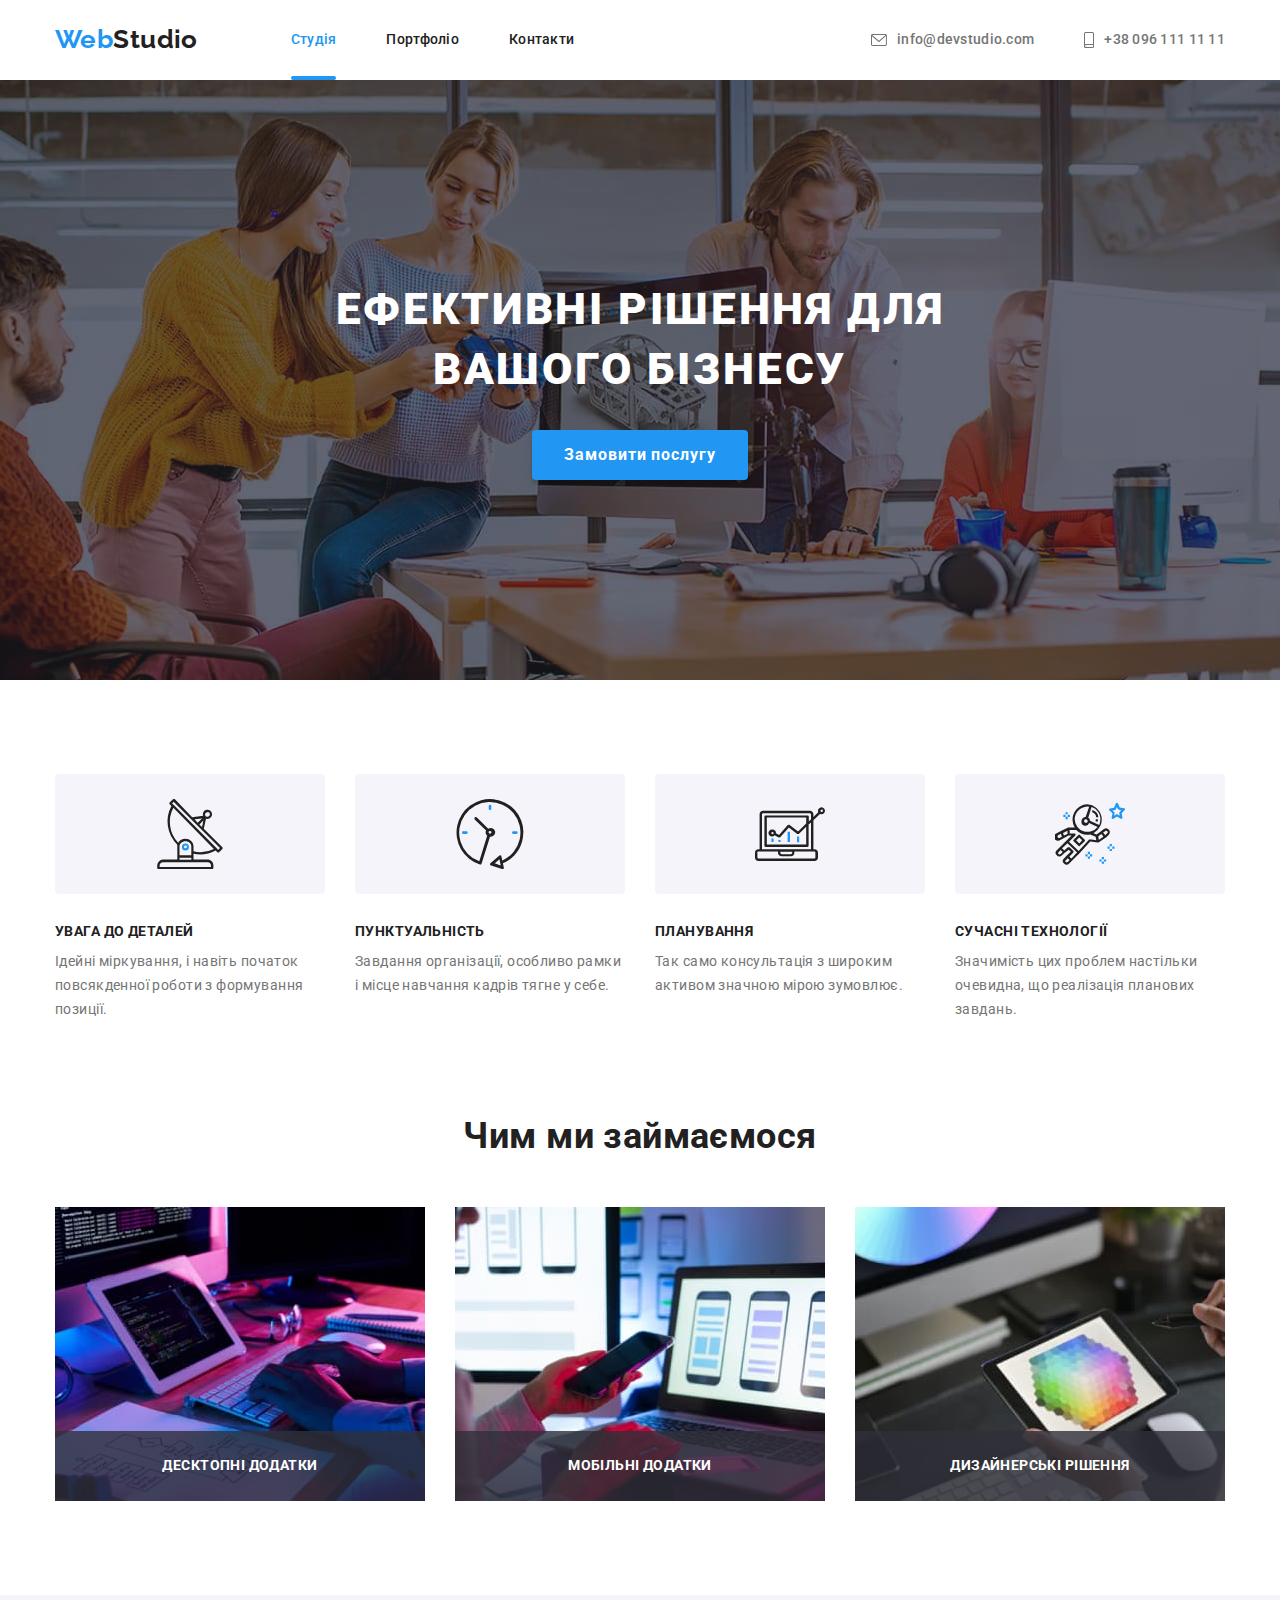
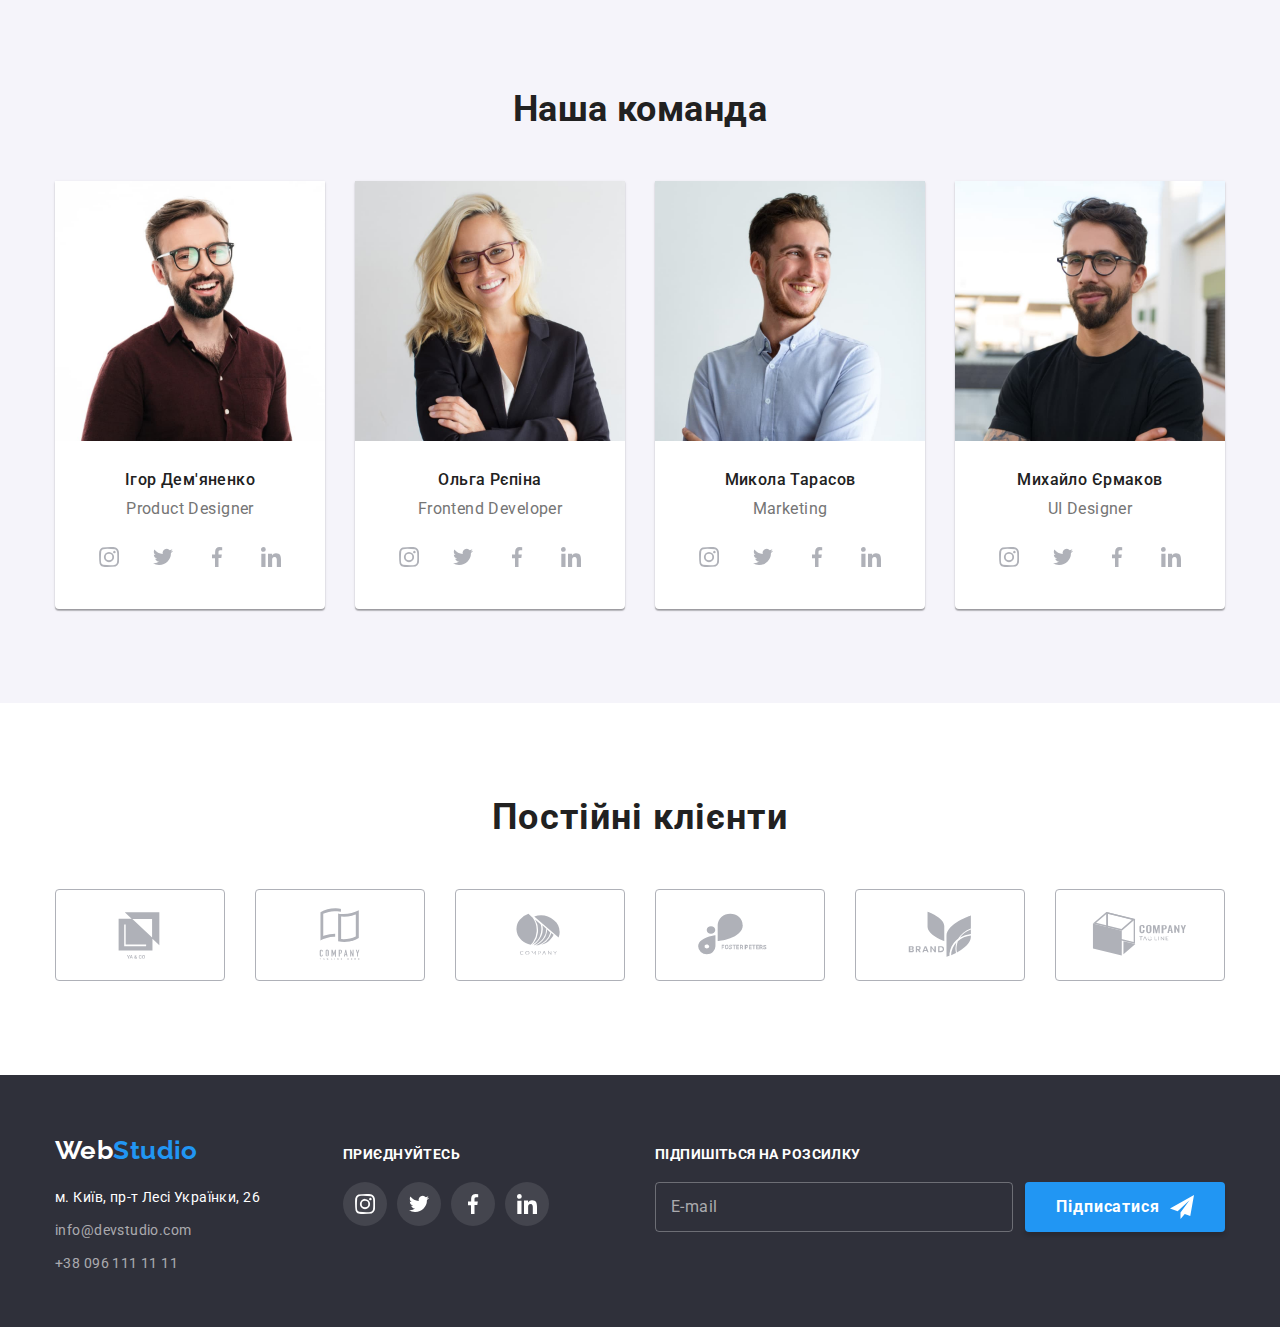
<file: index.html>
<!DOCTYPE html>
<html lang="uk">

<head>
  <meta charset="UTF-8" />
  <meta http-equiv="X-UA-Compatible" content="IE=edge" />
  <meta name="viewport" content="width=device-width, initial-scale=1.0" />
  <title>Document</title>

  <link href="https://fonts.googleapis.com/css2?family=Raleway:wght@700&family=Roboto:wght@400;500;700;900&display=swap"
    rel="stylesheet" />
  <link rel="stylesheet"
    href="https://cdnjs.cloudflare.com/ajax/libs/modern-normalize/1.1.0/modern-normalize.min.css" />

  <link rel="stylesheet" href="./css/styles.css" />
</head>

<body>
  <header>
    <div class="container main-nav">
      <a href="./index.html" class="logo">
        <span class="web">Web</span><span class="studio">Studio</span></a>
      <nav>
        <ul class="site-nav list">
          <li class="item">
            <a href="./index.html" class="link current active">Студія</a>
          </li>
          <li class="item">
            <a href="./portfolio.html" class="link">Портфоліо</a>
          </li>
          <li class="item"><a href="" class="link">Контакти</a></li>
        </ul>
      </nav>

      <ul class="auth-nav list">
        <li class="item">
          <a href="mailto:info@devstudio.com" class="info">
            <svg class="icon-emeil" width="16" height="12">
              <use href="./images/icons.svg#icon-email" class="o"></use>
            </svg>
            info@devstudio.com</a>
        </li>
        <li class="item">
          <a href="tel:+380961111111" class="info">
            <svg class="icon-smartphone" width="10" height="16">
              <use href="./images/icons.svg#icon-smartphone"></use>
            </svg>
            +38 096 111 11 11</a>
        </li>
      </ul>
    </div>
  </header>

  <main>
    <section class="hero section">
      <div class="container">
        <h1 class="hero-title">Ефективні рішення для вашого бізнесу</h1>
        <button type="button" class="button-primary" data-modal-open>
          Замовити послугу
        </button>
      </div>
    </section>

    <section class="section no-pading">
      <div class="container">
        <h2 class="visually-hidden">Переваги</h2>
        <ul class="feature-list list">
          <li class="distributed">
            <div class="icon-element">
              <svg class="icon-header-mail" width="70" height="70">
                <use href="./images/icons.svg#icon-nlo"></use>
              </svg>
            </div>
            <h3 class="title">Увага до деталей</h3>
            <p class="desc">
              Ідейні міркування, і навіть початок повсякденної роботи з
              формування позиції.
            </p>
          </li>
          <li class="distributed">
            <div class="icon-element">
              <svg class="icon-header-mail" width="70" height="70">
                <use href="./images/icons.svg#icon-clock"></use>
              </svg>
            </div>
            <h3 class="title">Пунктуальність</h3>
            <p class="desc">
              Завдання організації, особливо рамки і місце навчання кадрів
              тягне у себе.
            </p>
          </li>
          <li class="distributed">
            <div class="icon-element">
              <svg class="icon-header-mail" width="70" height="70">
                <use href="./images/icons.svg#icon-diagram"></use>
              </svg>
            </div>
            <h3 class="title">Планування</h3>
            <p class="desc">
              Так само консультація з широким активом значною мірою зумовлює.
            </p>
          </li>
          <li class="distributed">
            <div class="icon-element">
              <svg class="icon-header-mail" width="70" height="70">
                <use href="./images/icons.svg#icon-astronaut"></use>
              </svg>
            </div>
            <h3 class="title">Сучасні технології</h3>
            <p class="desc">
              Значимість цих проблем настільки очевидна, що реалізація
              планових завдань.
            </p>
          </li>
        </ul>
      </div>
    </section>

    <section class="work-list section">
      <div class="container">
        <h2 class="rubric">Чим ми займаємося</h2>
        <ul class="img list">
          <li class="picture">
            <img src="./images/img.jpg" alt="programer-working-his-desk-office" width="370" height="294" />
            <div class="block-descr-images">Десктопні додатки</div>
          </li>
          <li class="picture">
            <img src="./images/img1.jpg" alt="creators-is-working-interface-mobile-phones" width="370" height="294" />
            <div class="block-descr-images">Мобільні додатки</div>
          </li>
          <li class="picture">
            <img src="./images/img2.jpg" alt="creative-artist-web-design-with-working-colour-selection-graphic-tablet"
              width="370" height="294" />
            <div class="block-descr-images">Дизайнерські рішення</div>
          </li>
        </ul>
      </div>
    </section>

    <section class="team-section section">
      <div class="container">
        <h2 class="rubric">Наша команда</h2>
        <ul class="items list">
          <li class="foto">
            <img src="./images/foto1.jpg" alt="Product Designer" class="picture" width="270" height="260" />
            <div class="foto-desc">
              <h3 class="name">Ігор Дем'яненко</h3>
              <p class="subtitle">Product Designer</p>

              <div class="icon-wrapper">
                <ul class="card-link">
                  <li class="link-icon-list">
                    <a href="" class="link-social-icon">
                      <svg class="icon-kom" width="20" height="20">
                        <use href="./images/icons.svg#icon-instagram" class="o"></use>
                      </svg>
                    </a>
                  </li>
                  <li class="link-icon-list">
                    <a href="" class="link-social-icon">
                      <svg class="icon-kom" width="20" height="20">
                        <use href="./images/icons.svg#icon-twitter" class="o"></use>
                      </svg>
                    </a>
                  </li>
                  <li class="link-icon-list">
                    <a href="" class="link-social-icon">
                      <svg class="icon-kom" width="20" height="20">
                        <use href="./images/icons.svg#icon-facebook" class="o"></use>
                      </svg>
                    </a>
                  </li>
                  <li class="link-icon-list">
                    <a href="" class="link-social-icon">
                      <svg class="icon-kom" width="20" height="20">
                        <use href="./images/icons.svg#icon-linkedin" class="o"></use>
                      </svg>
                    </a>
                  </li>
                </ul>
              </div>
            </div>
          </li>
          <li class="foto">
            <img src="./images/foto2.jpg" alt="Frontend Developer" class="picture" width="270" height="260" />
            <div class="foto-desc">
              <h3 class="name">Ольга Рєпіна</h3>
              <p class="subtitle">Frontend Developer</p>

              <div class="icon-wrapper">
                <ul class="card-link">
                  <li class="link-icon-list">
                    <a href="" class="link-social-icon">
                      <svg class="icon-kom" width="20" height="20">
                        <use href="./images/icons.svg#icon-instagram" class="o"></use>
                      </svg>
                    </a>
                  </li>
                  <li class="link-icon-list">
                    <a href="" class="link-social-icon">
                      <svg class="icon-kom" width="20" height="20">
                        <use href="./images/icons.svg#icon-twitter" class="o"></use>
                      </svg>
                    </a>
                  </li>
                  <li class="link-icon-list">
                    <a href="" class="link-social-icon">
                      <svg class="icon-kom" width="20" height="20">
                        <use href="./images/icons.svg#icon-facebook" class="o"></use>
                      </svg>
                    </a>
                  </li>
                  <li class="link-icon-list">
                    <a href="" class="link-social-icon">
                      <svg class="icon-kom" width="20" height="20">
                        <use href="./images/icons.svg#icon-linkedin" class="o"></use>
                      </svg>
                    </a>
                  </li>
                </ul>
              </div>
            </div>
          </li>
          <li class="foto">
            <img src="./images/foto3.jpg" alt="Marketing" class="picture" width="270" height="260" />
            <div class="foto-desc">
              <h3 class="name">Микола Тарасов</h3>
              <p class="subtitle">Marketing</p>
              <div class="icon-wrapper">
                <ul class="card-link">
                  <li class="link-icon-list">
                    <a href="" class="link-social-icon">
                      <svg class="icon-kom" width="20" height="20">
                        <use href="./images/icons.svg#icon-instagram" class="o"></use>
                      </svg>
                    </a>
                  </li>
                  <li class="link-icon-list">
                    <a href="" class="link-social-icon">
                      <svg class="icon-kom" width="20" height="20">
                        <use href="./images/icons.svg#icon-twitter" class="o"></use>
                      </svg>
                    </a>
                  </li>
                  <li class="link-icon-list">
                    <a href="" class="link-social-icon">
                      <svg class="icon-kom" width="20" height="20">
                        <use href="./images/icons.svg#icon-facebook" class="o"></use>
                      </svg>
                    </a>
                  </li>
                  <li class="link-icon-list">
                    <a href="" class="link-social-icon">
                      <svg class="icon-kom" width="20" height="20">
                        <use href="./images/icons.svg#icon-linkedin" class="o"></use>
                      </svg>
                    </a>
                  </li>
                </ul>
              </div>
            </div>
          </li>
          <li class="foto">
            <img src="./images/foto4.jpg" alt="UI Designer" class="picture" width="270" height="260" />
            <div class="foto-desc">
              <h3 class="name">Михайло Єрмаков</h3>
              <p class="subtitle">UI Designer</p>

              <div class="icon-wrapper">
                <ul class="card-link">
                  <li class="link-icon-list">
                    <a href="" class="link-social-icon">
                      <svg class="icon-kom" width="20" height="20">
                        <use href="./images/icons.svg#icon-instagram" class="o"></use>
                      </svg>
                    </a>
                  </li>
                  <li class="link-icon-list">
                    <a href="" class="link-social-icon">
                      <svg class="icon-kom" width="20" height="20">
                        <use href="./images/icons.svg#icon-twitter" class="o"></use>
                      </svg>
                    </a>
                  </li>
                  <li class="link-icon-list">
                    <a href="" class="link-social-icon">
                      <svg class="icon-kom" width="20" height="20">
                        <use href="./images/icons.svg#icon-facebook" class="o"></use>
                      </svg>
                    </a>
                  </li>
                  <li class="link-icon-list">
                    <a href="" class="link-social-icon">
                      <svg class="icon-kom" width="20" height="20">
                        <use href="./images/icons.svg#icon-linkedin" class="o"></use>
                      </svg>
                    </a>
                  </li>
                </ul>
              </div>
            </div>
          </li>
        </ul>
      </div>
    </section>

    <section class="section-clients section">
      <div class="container">
        <h2 class="section-title">Постійні клієнти</h2>
        <ul class="list-icon">
          <li class="item-icon">
            <a class="link-icon" href="">
              <svg class="icon-title" width="106" height="60">
                <use href="./images/icons.svg#icon-logo1"></use>
              </svg></a>
          </li>
          <li class="item-icon">
            <a class="link-icon" href="">
              <svg class="icon-title" width="106" height="60">
                <use href="./images/icons.svg#icon-logo2"></use>
              </svg></a>
          </li>
          <li class="item-icon">
            <a class="link-icon" href="">
              <svg class="icon-title" width="106" height="60">
                <use href="./images/icons.svg#icon-logo3"></use>
              </svg></a>
          </li>
          <li class="item-icon">
            <a class="link-icon" href="">
              <svg class="icon-title" width="106" height="60">
                <use href="./images/icons.svg#icon-logo4"></use>
              </svg></a>
          </li>
          <li class="item-icon">
            <a class="link-icon" href="">
              <svg class="icon-title" width="106" height="60">
                <use href="./images/icons.svg#icon-logo5"></use>
              </svg></a>
          </li>
          <li class="item-icon">
            <a class="link-icon" href="">
              <svg class="icon-title" width="106" height="60">
                <use href="./images/icons.svg#icon-logo6"></use>
              </svg></a>
          </li>
        </ul>
      </div>
    </section>
  </main>

  <footer class="footer">
    <div class="container list-div">
      <div class="link-wrapper">
        <a href="./index.html" class="logo-f"><span class="web-footer">Web</span><span
            class="studio-footer">Studio</span>
        </a>
        <address>
          <ul class="info-nav list">
            <li>
              <a href="#" class="map">м. Київ, пр-т Лесі Українки, 26</a>
            </li>
            <li>
              <a href="mailto:info@devstudio.com" class="mail-up">info@devstudio.com</a>
            </li>
            <li>
              <a href="tel:+380961111111" class="tel-up">+38 096 111 11 11</a>
            </li>
          </ul>
        </address>
      </div>

      <div class="icon-wrapper-footer">
        <p class="text-icon">приєднуйтесь</p>

        <ul class="list-icon-footer">
          <li class="item-icon-end">
            <a href="" class="link-footer-icon">
              <svg class="icon-kom-footer" width="20" height="20">
                <use href="./images/icons.svg#icon-instagram" class="o"></use>
              </svg>
            </a>
          </li>
          <li class="item-icon-end">
            <a href="" class="link-footer-icon">
              <svg class="icon-kom-footer" width="20" height="20">
                <use href="./images/icons.svg#icon-twitter" class="o"></use>
              </svg>
            </a>
          </li>
          <li class="item-icon-end">
            <a href="" class="link-footer-icon">
              <svg class="icon-kom-footer" width="20" height="20">
                <use href="./images/icons.svg#icon-facebook" class="o"></use>
              </svg>
            </a>
          </li>
          <li class="item-icon-end">
            <a href="" class="link-footer-icon">
              <svg class="icon-kom-footer" width="20" height="20">
                <use href="./images/icons.svg#icon-linkedin" class="o"></use>
              </svg>
            </a>
          </li>
        </ul>
      </div>

      <div class="form-input">
        <p class="text-icon">Підпишіться на розсилку</p>
        <form class="footer-email-form">
          <label for="E-mail"></label>
          <input type="email" class="send-size-input" name="E-mail" id="E-mail" placeholder="E-mail" />
          <button type="submit" class="button-submit-send">Підписатися
            <svg width="24" height="24">
              <use href="./images/icons.svg#icon-send" class="o"></use>
            </svg></button>
        </form>
      </div>
    </div>
  </footer>

  <!-- модальне вікно -->
  <div class="backdrop is-hidden" data-modal>
    <div class="modal">
      <button class="btn-modal-close" data-modal-close>
        <svg class="icon-close">
          <use href="./images/icons.svg#icon-close"></use>
        </svg>
      </button>

      <form class="form js-speaker-form">
        <b>Залиште свої дані, ми вам передзвонимо</b>
        <div class="form-field">
          <label for="name">Ім'я</label>
          <div class="form-field-icon">
            <input type="text" name="name" id="name" class="modal-contact-input" />
            <svg class=" icon" width="12" height="12">
              <use href="./images/icons.svg#icon-person"></use>
            </svg>
          </div>
        </div>
        <div class="form-field">
          <label for="tel">Телефон</label>
          <div class="form-field-icon">
            <input type="tel" name="tel" id="tel" class="modal-contact-input" />
            <svg class=" icon" width="12" height="12">
              <use href="./images/icons.svg#icon-phone"></use>
            </svg>
          </div>
        </div>
        <div class="form-field">
          <label for="mail">Пошта</label>
          <div class="form-field-icon">
            <input type="email" name="mail" id="mail" class="modal-contact-input" />
            <svg class=" icon" width="12" height="12">
              <use href="./images/icons.svg#icon-email-black"></use>
            </svg>
          </div>
        </div>
        <div class="form-field">
          <label for="comment">Коментар</label>
          <textarea class="comment" name="comment" placeholder="Введіть текст" id="comment"></textarea>
        </div>

        <!-- /* Чекбокс */ -->
        <div class="options-form-field">
          <label class="label">
            <input class="options-checkbox" type="checkbox" name="checkbox" value="checkbox" id="checkbox" />
            <span class="icon-checkbox-box"></span>
            <span class="icon-checkbox"></span>Погоджуюся з розсилкою та
            приймаю
            <a href="" class="clic">Умови договору</a>
          </label>
        </div>
        <div>
          <button class="button-submit-text" type="submit">Відправити</button>
        </div>
      </form>
    </div>
  </div>
  <script src="./js/modal.js"></script>
</body>

</html>
</file>
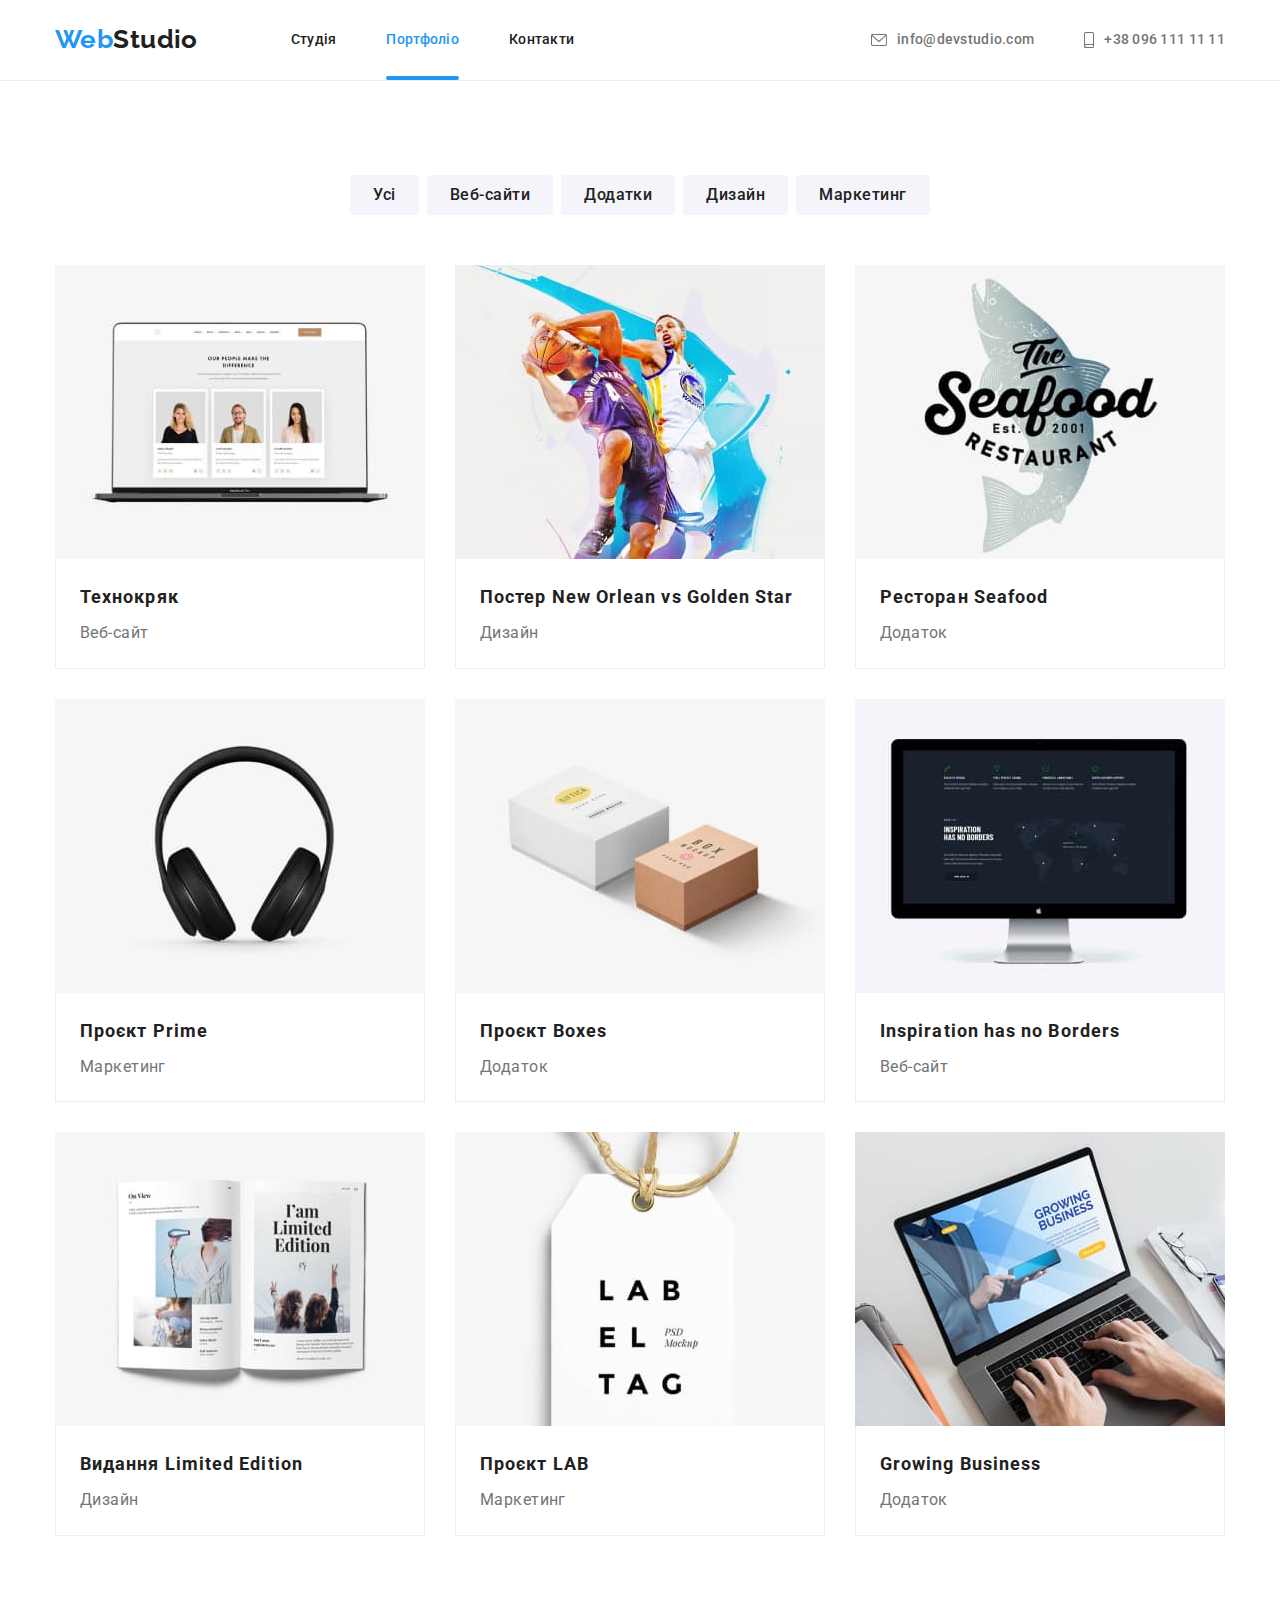
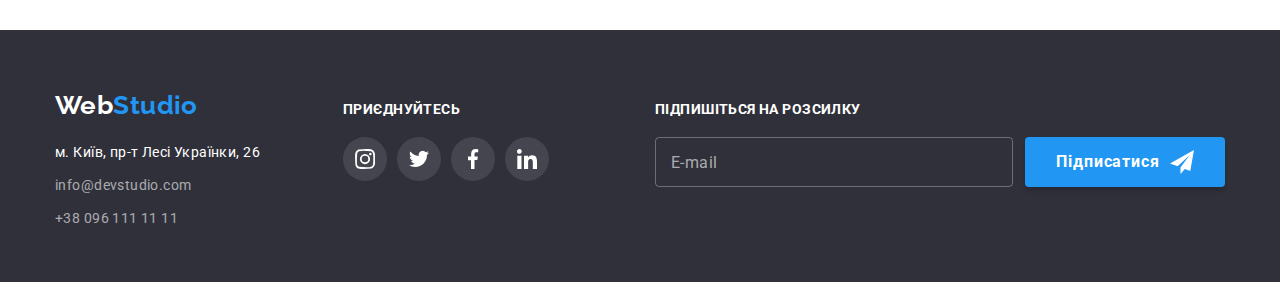
<file: portfolio.html>
<!DOCTYPE html>
<html lang="uk">

<head>
  <meta charset="UTF-8" />
  <meta http-equiv="X-UA-Compatible" content="IE=edge" />
  <meta name="viewport" content="width=device-width, initial-scale=1.0" />
  <title>Document</title>

  <link href="https://fonts.googleapis.com/css2?family=Raleway:wght@700&family=Roboto:wght@400;500;700;900&display=swap"
    rel="stylesheet" />

  <link rel="stylesheet"
    href="https://cdnjs.cloudflare.com/ajax/libs/modern-normalize/1.1.0/modern-normalize.min.css" />

  <link rel="stylesheet" href="./css/styles.css" />
</head>

<body>
  <header class="main-end">
    <div class="container main-nav">
      <a href="./index.html" class="logo">
        <span class="web">Web</span><span class="studio">Studio</span></a>

      <nav>
        <ul class="site-nav list">
          <li class="item"><a href="./index.html" class="link">Студія</a></li>
          <li class="item">
            <a href="./portfolio.html" class="link current active">Портфоліо</a>
          </li>
          <li class="item"><a href="" class="link">Контакти</a></li>
        </ul>
      </nav>

      <ul class="auth-nav list">
        <li class="item">
          <a href="mailto:info@devstudio.com" class="info">
            <svg class="icon-emeil" width="16" height="12">
              <use href="./images/icons.svg#icon-email"></use>
            </svg>
            info@devstudio.com</a>
        </li>
        <li class="item">
          <a href="tel:+380961111111" class="info">
            <svg class="icon-smartphone" width="10" height="16">
              <use href="./images/icons.svg#icon-smartphone"></use>
            </svg>
            +38 096 111 11 11</a>
        </li>
      </ul>
    </div>
  </header>

  <main>
    <section class="section-portfolio section">
      <div class="container">
        <h1 class="visually-hidden">Портфоліо</h1>
        <ul class="btn-portfolio list">
          <li class="btn-list">
            <button type="button" class="btn">Усі</button>
          </li>
          <li class="btn-list">
            <button type="button" class="btn">Веб-сайти</button>
          </li>
          <li class="btn-list">
            <button type="button" class="btn">Додатки</button>
          </li>
          <li class="btn-list">
            <button type="button" class="btn">Дизайн</button>
          </li>
          <li class="btn-list">
            <button type="button" class="btn">Маркетинг</button>
          </li>
        </ul>

        <ul class="firs-block list">
          <li class="block-img">
            <a href="">
              <div class="thumb">
                <img src="./images/portfolio1.jpg" alt="web-site" class="picture" width="370" height="294" />
                <div class="product-overlay">
                  <p class="product-actions">
                    Ресурс пропонує комплексні пропозиції з різним рівнем
                    функціоналу та сервісів. Все це дозволить відвідувачу
                    отримати вичерпні відомості про компанію чи приватну
                    особу.
                  </p>
                </div>
              </div>
              <div class="name-desc">
                <h2 class="name-block">Технокряк</h2>
                <p class="name-end">Веб-сайт</p>
              </div>
            </a>
          </li>
          <li class="block-img">
            <a href="">
              <div class="thumb">
                <img src="./images/portfolio2.jpg" alt="design" class="picture" width="370" height="294" />
                <div class="product-overlay">
                  <p class="product-actions">
                    Ресурс пропонує комплексні пропозиції з різним рівнем
                    функціоналу та сервісів. Все це дозволить відвідувачу
                    отримати вичерпні відомості про компанію чи приватну
                    особу.
                  </p>
                </div>
              </div>
              <div class="name-desc">
                <h2 class="name-block">Постер New Orlean vs Golden Star</h2>
                <p class="name-end">Дизайн</p>
              </div>
            </a>
          </li>
          <li class="block-img">
            <a href="">
              <div class="thumb">
                <img src="./images/portfolio3.jpg" alt="addition" class="picture" width="370" height="294" />
                <div class="product-overlay">
                  <p class="product-actions">
                    Ресурс пропонує комплексні пропозиції з різним рівнем
                    функціоналу та сервісів. Все це дозволить відвідувачу
                    отримати вичерпні відомості про компанію чи приватну
                    особу.
                  </p>
                </div>
              </div>
              <div class="name-desc">
                <h2 class="name-block">Ресторан Seafood</h2>
                <p class="name-end">Додаток</p>
              </div>
            </a>
          </li>
          <li class="block-img">
            <a href="">
              <div class="thumb">
                <img src="./images/portfolio4.jpg" alt="marketing" class="picture" width="370" height="294" />
                <div class="product-overlay">
                  <p class="product-actions">
                    Ресурс пропонує комплексні пропозиції з різним рівнем
                    функціоналу та сервісів. Все це дозволить відвідувачу
                    отримати вичерпні відомості про компанію чи приватну
                    особу.
                  </p>
                </div>
              </div>
              <div class="name-desc">
                <h2 class="name-block">Проєкт Prime</h2>
                <p class="name-end">Маркетинг</p>
              </div>
            </a>
          </li>
          <li class="block-img">
            <a href="">
              <div class="thumb">
                <img src="./images/portfolio5.jpg" alt="addition" class="picture" width="370" height="294" />
                <div class="product-overlay">
                  <p class="product-actions">
                    Ресурс пропонує комплексні пропозиції з різним рівнем
                    функціоналу та сервісів. Все це дозволить відвідувачу
                    отримати вичерпні відомості про компанію чи приватну
                    особу.
                  </p>
                </div>
              </div>
              <div class="name-desc">
                <h2 class="name-block">Проєкт Boxes</h2>
                <p class="name-end">Додаток</p>
              </div>
            </a>
          </li>
          <li class="block-img">
            <a href="">
              <div class="thumb">
                <img src="./images/portfolio6.jpg" alt="web-site" class="picture" width="370" height="294" />
                <div class="product-overlay">
                  <p class="product-actions">
                    Ресурс пропонує комплексні пропозиції з різним рівнем
                    функціоналу та сервісів. Все це дозволить відвідувачу
                    отримати вичерпні відомості про компанію чи приватну
                    особу.
                  </p>
                </div>
              </div>
              <div class="name-desc">
                <h2 class="name-block">Inspiration has no Borders</h2>
                <p class="name-end">Веб-сайт</p>
              </div>
            </a>
          </li>
          <li class="block-img">
            <a href="">
              <div class="thumb">
                <img src="./images/portfolio7.jpg" alt="design" class="picture" width="370" height="294" />
                <div class="product-overlay">
                  <p class="product-actions">
                    Ресурс пропонує комплексні пропозиції з різним рівнем
                    функціоналу та сервісів. Все це дозволить відвідувачу
                    отримати вичерпні відомості про компанію чи приватну
                    особу.
                  </p>
                </div>
              </div>
              <div class="name-desc">
                <h2 class="name-block">Видання Limited Edition</h2>
                <p class="name-end">Дизайн</p>
              </div>
            </a>
          </li>
          <li class="block-img">
            <a href="">
              <div class="thumb">
                <img src="./images/portfolio8.jpg" alt="marketing" class="picture" width="370" height="294" />
                <div class="product-overlay">
                  <p class="product-actions">
                    Ресурс пропонує комплексні пропозиції з різним рівнем
                    функціоналу та сервісів. Все це дозволить відвідувачу
                    отримати вичерпні відомості про компанію чи приватну
                    особу.
                  </p>
                </div>
              </div>
              <div class="name-desc">
                <h2 class="name-block">Проєкт LAB</h2>
                <p class="name-end">Маркетинг</p>
              </div>
            </a>
          </li>
          <li class="block-img">
            <a href="">
              <div class="thumb">
                <img src="./images/portfolio9.jpg" alt="addition" class="picture" width="370" height="294" />
                <div class="product-overlay">
                  <p class="product-actions">
                    Ресурс пропонує комплексні пропозиції з різним рівнем
                    функціоналу та сервісів. Все це дозволить відвідувачу
                    отримати вичерпні відомості про компанію чи приватну
                    особу.
                  </p>
                </div>
              </div>
              <div class="name-desc">
                <h2 class="name-block">Growing Business</h2>
                <p class="name-end">Додаток</p>
              </div>
            </a>
          </li>
        </ul>
      </div>
    </section>
  </main>

  <footer class="footer">
    <div class="container list-div">
      <div class="link-wrapper">
        <a href="./index.html" class="logo-f"><span class="web-footer">Web</span><span
            class="studio-footer">Studio</span>
        </a>
        <address>
          <ul class="info-nav list">
            <li>
              <a href="#" class="map">м. Київ, пр-т Лесі Українки, 26</a>
            </li>
            <li>
              <a href="mailto:info@devstudio.com" class="mail-up">info@devstudio.com</a>
            </li>
            <li>
              <a href="tel:+380961111111" class="tel-up">+38 096 111 11 11</a>
            </li>
          </ul>
        </address>
      </div>

      <div class="icon-wrapper-footer">
        <p class="text-icon">приєднуйтесь</p>

        <ul class="list-icon-footer">
          <li class="item-icon-end">
            <a href="" class="link-footer-icon">
              <svg class="icon-kom-footer" width="20" height="20">
                <use href="./images/icons.svg#icon-instagram" class="o"></use>
              </svg>
            </a>
          </li>
          <li class="item-icon-end">
            <a href="" class="link-footer-icon">
              <svg class="icon-kom-footer" width="20" height="20">
                <use href="./images/icons.svg#icon-twitter" class="o"></use>
              </svg>
            </a>
          </li>
          <li class="item-icon-end">
            <a href="" class="link-footer-icon">
              <svg class="icon-kom-footer" width="20" height="20">
                <use href="./images/icons.svg#icon-facebook" class="o"></use>
              </svg>
            </a>
          </li>
          <li class="item-icon-end">
            <a href="" class="link-footer-icon">
              <svg class="icon-kom-footer" width="20" height="20">
                <use href="./images/icons.svg#icon-linkedin" class="o"></use>
              </svg>
            </a>
          </li>
        </ul>
      </div>
      <div class="form-input">
        <p class="text-icon">Підпишіться на розсилку</p>
        <form class="footer-email-form">
          <label for="E-mail"></label>
          <input type="email" class="send-size-input" name="E-mail" id="E-mail" placeholder="E-mail" />
          <button type="submit" class="button-submit-send">Підписатися
            <svg class="icon-send-footer" width="24" height="24">
              <use href="./images/icons.svg#icon-send" class="o"></use>
            </svg></button>
        </form>
      </div>
    </div>
  </footer>
</body>

</html>
</file>
<file: css/styles.css>
html {
  box-sizing: border-box;
}
*,
*::before,
*::after {
  box-sizing: inherit;
}
h1,
h2,
h3,
h4,
h5,
h6,
ul,
p {
  margin: 0;
}
ul {
  padding: 0;
}
img {
  display: block;
  max-width: 100%;
  height: auto;
}
a {
  text-decoration: none;
  color: inherit;
}
:root {
  --background-color: #ffffff;
  --brand-color: #2f303a;
  --button-color: #2196f3;
  --text-color: #212121;
  --second-text: #757575;
  --animation-name: #f5f4fa;
  --button-activ: #188ce8;
  --background-color-hero: #c4c4c4;
  --icons: #afb1b8;
}

body {
  background-color: var(--background-color);
  color: var(--second-text);
  font-family: Roboto, sans-serif;
  font-size: 14px;
  letter-spacing: 0.03em;
}
.container {
  width: 1200px;
  padding-left: 15px;
  padding-right: 15px;
  margin-left: auto;
  margin-right: auto;
}
.section {
  padding-top: 94px;
  padding-bottom: 94px;
}
.list {
  list-style: none;
  padding: 0;
  margin: 0;
}
.no-pading {
  padding-bottom: 0;
}

/* Шапка */
.main-nav {
  display: flex;
  align-items: center;
}
.main-end {
  border-bottom: 1px solid #ececec;
}
.logo {
  padding-top: 24px;
  padding-bottom: 25px;
  font-family: Raleway, sans-serif;
  font-weight: 700;
  font-size: 26px;
  line-height: 1.19;
}
.web {
  color: var(--button-color);
}
.studio {
  color: var(--text-color);
}
/* Навігації */
.site-nav {
  display: flex;
  margin-left: 93px;
}
.site-nav .item {
  position: relative;
}
.site-nav .item + .item {
  margin-left: 50px;
}
.site-nav .link {
  display: block;
  padding-top: 32px;
  padding-bottom: 32px;
  color: var(--text-color);

  font-weight: 500;
  line-height: 1.14;
  letter-spacing: 0.02em;

  transition: color 250ms cubic-bezier(0.4, 0, 0.2, 1);
}
.site-nav .link.current {
  color: var(--button-color);
}
.site-nav .link:hover,
.site-nav .link:focus {
  color: var(--button-color);
}
.active::after {
  content: "";
  display: inline-block;
  position: absolute;
  width: 100%;
  height: 4px;
  left: 0;
  bottom: 0;
  margin-top: 28px;

  background: #2196f3;
  border-radius: 2px;
}

/* Контакти */
.auth-nav {
  display: flex;
  margin-left: auto;
  line-height: 16px;
  font-size: 14px;
  align-items: center;
}
.auth-nav .item + .item {
  margin-left: 50px;
}
.icon-emeil {
  margin-right: 10px;
}
.icon-smartphone {
  margin-right: 10px;
}
.auth-nav .info {
  display: flex;
  align-items: center;
  font-weight: 500;
  line-height: 1.14;
  letter-spacing: 0.02em;
}
.info {
  color: var(--second-text);
  fill: var(--second-text);

  transition: color 250ms cubic-bezier(0.4, 0, 0.2, 1);
}
.info:hover,
.info:focus {
  color: var(--button-color);
  fill: var(--button-color);
}

/* Герой */
.hero {
  padding: 200px 0 200px 0;
  max-width: 1600px;
  height: 600px;
  margin-left: auto;
  margin-right: auto;
  background: var(--background-color-hero);
  background-image: linear-gradient(
      to right,
      rgba(40, 48, 58, 0.4),
      rgba(47, 48, 58, 0.4)
    ),
    url(../images/Imgfon.jpg);
  background-repeat: no-repeat;
  background-position: center;
  background-size: auto;
}

.hero-title {
  text-align: center;
  color: var(--background-color);
  font-size: 44px;
  line-height: 1.36;
  letter-spacing: 0.06em;
  text-transform: uppercase;
  font-weight: 900;
  margin: 0 auto 30px;
  width: 696px;
}

.button-primary {
  display: flex;
  text-align: center;
  flex-direction: column;
  justify-content: center;
  align-items: center;
  cursor: pointer;

  font-weight: 700;
  font-size: 16px;
  line-height: 1.88;
  letter-spacing: 0.06em;
  box-shadow: 0px 4px 4px rgba(0, 0, 0, 0.15);
  border-radius: 4px;
  border: none;
  width: 216px;
  height: 50px;
  margin: auto;
  padding: 0;

  color: var(--background-color);
  background-color: var(--button-color);

  transition: background-color 250ms cubic-bezier(0.4, 0, 0.2, 1),
    color 250ms cubic-bezier(0.4, 0, 0.2, 1);
}

.button-primary:hover,
.button-primary:focus {
  background-color: var(--button-activ);
}

/* Секції */
.visually-hidden {
  position: absolute;
  width: 1px;
  height: 1px;
  margin: -1px;
  border: 0;
  padding: 0;

  white-space: nowrap;
  clip-path: inset(100%);
  clip: rect(0 0 0 0);
  overflow: hidden;
}
/* Список переваг */
.feature-list {
  display: flex;
  flex-wrap: wrap;
  column-gap: 30px;
}
.feature-list > .distributed {
  flex-basis: calc((100% - 90px) / 4);
}
.feature-list .title {
  margin-bottom: 10px;

  color: var(--text-color);
  font-weight: 700;
  line-height: 1.14;
  font-size: 14px;
  text-transform: uppercase;
}
.feature-list .desc {
  line-height: 1.71;
}
/* Іконки перваг */
.icon-element {
  display: flex;
  align-items: center;
  justify-content: center;
  width: 270px;
  height: 120px;
  border-radius: 4px;
  margin-bottom: 30px;
  background-color: var(--animation-name);
}
.icon-header-mail {
  display: flex;
  justify-content: center;
}
.icon-header-mail:not(:last-child) {
  margin-right: 30px;
}

/* Чим займаємось */
.img {
  display: flex;
  flex-wrap: wrap;
  column-gap: 30px;
}
.img > .picture {
  flex-basis: calc((100% - 60px) / 3);
}
.img .picture {
  position: relative;
}
.rubric {
  margin-bottom: 50px;

  color: var(--text-color);
  font-weight: 700;
  font-size: 36px;
  line-height: 1.16;
  text-align: center;
}

/* тінь та надпис */
.block-descr-images {
  position: absolute;
  display: flex;
  justify-content: center;
  bottom: 0;
  align-items: center;

  width: 370px;
  height: 70px;
  background: rgba(47, 48, 58, 0.8);

  font-weight: 700;
  font-size: 14px;
  line-height: 1.14;
  letter-spacing: 0.03em;
  text-transform: uppercase;
  color: var(--background-color);
}

/* Команда */
.team-section {
  background: var(--animation-name);
}
.items {
  display: flex;
  flex-wrap: wrap;
  column-gap: 30px;
}
.items > .foto {
  flex-basis: calc((100% - 90px) / 4);

  background-color: var(--background-color);
  box-shadow: 0px 1px 3px rgba(0, 0, 0, 0.12), 0px 1px 1px rgba(0, 0, 0, 0.14),
    0px 2px 1px rgba(0, 0, 0, 0.2);
  border-radius: 0px 0px 4px 4px;
}
.foto > .foto-desc {
  padding: 30px 0;
}
.team-section .rubric {
  margin-bottom: 50px;

  color: var(--text-color);
  font-weight: 700;
  font-size: 36px;
  line-height: 1.16;
  text-align: center;
}
.team-section .name {
  margin-bottom: 10px;
  color: var(--text-color);
  font-weight: 500;
  font-size: 16px;
  line-height: 1.18;
  text-align: center;
}
.team-section .subtitle {
  font-size: 16px;
  line-height: 1.18;
  text-align: center;
}

/* іконки соцмереж */
.icon-wrapper {
  display: flex;
  align-items: center;
  justify-content: center;
  padding-top: 16px;
}
.card-link {
  display: flex;
  justify-content: center;
}
.link-icon-list {
  list-style-type: none;
}
.link-social-icon {
  display: flex;
  justify-content: center;
  align-items: center;
  width: 44px;
  height: 44px;
  fill: var(--icons);
  cursor: pointer;
  background-color: var(--background-color);
  border-radius: 50%;

  transition: background-color 250ms cubic-bezier(0.4, 0, 0.2, 1),
    fill 250ms cubic-bezier(0.4, 0, 0.2, 1);
}
.link-social-icon:hover,
.link-social-icon:focus {
  fill: var(--background-color);
  background-color: var(--button-color);
  border-radius: 50%;
}
.link-icon-list:not(:last-child) {
  margin-right: 10px;
}

/* Постійні клієнти ІКОНКИ */
.section-clients .section-title {
  margin-bottom: 50px;
  font-weight: 700;
  font-size: 36px;
  line-height: 1.16;
  text-align: center;
  letter-spacing: 0.03em;
  color: var(--text-color);
}
.list-icon {
  display: flex;
  justify-content: center;
}
.item-icon {
  display: flex;
  justify-content: center;
  align-items: baseline;
}
.item-icon:not(:last-child) {
  margin-right: 30px;
}
.link-icon {
  display: flex;
  justify-content: center;
  align-items: center;
  width: 170px;
  height: 92px;
  border: 1px solid var(--icons);
  border-radius: 4px;
  fill: var(--icons);

  transition: border 250ms cubic-bezier(0.4, 0, 0.2, 1),
    fill 250ms cubic-bezier(0.4, 0, 0.2, 1);
}
.link-icon:hover,
.link-icon:focus {
  fill: var(--button-color);
  border-color: var(--button-color);
}

/* Футер Лого*/
.footer {
  background: var(--brand-color);
  height: 252px;
  padding: 60px 0 60px 0;
}
.footer .list-div {
  display: flex;
  align-items: baseline;
  justify-content: space-between;
}
.link-wrapper {
  margin-right: 70px;
}
.logo-f {
  display: flex;
  margin-bottom: 20px;

  font-family: Raleway, sans-serif;
  font-weight: 700;
  font-size: 26px;
  line-height: 1.19;
}
.web-footer {
  color: var(--background-color);
}

.studio-footer {
  color: var(--button-color);
}

/* Контакти */
address li {
  margin-bottom: 9px;
}
address li:last-child {
  margin-bottom: 0;
}
.info-nav {
  font-style: normal;
}
.info-nav .map:hover,
.info-nav .map:focus,
.info-nav .mail-up:hover,
.info-nav .mail-up:focus,
.info-nav .tel-up:hover,
.info-nav .tel-up:focus {
  color: var(--button-color);
}
.info-nav .map {
  color: var(--background-color);
  line-height: 1.71;

  transition: color 250ms cubic-bezier(0.4, 0, 0.2, 1);
}
.info-nav .mail-up {
  color: rgba(255, 255, 255, 0.6);
  line-height: 1.71;

  transition: color 250ms cubic-bezier(0.4, 0, 0.2, 1);
}
.info-nav .tel-up {
  color: rgba(255, 255, 255, 0.6);
  line-height: 1.71;

  transition: color 250ms cubic-bezier(0.4, 0, 0.2, 1);
}
/* Іконки соцмереж футер */

.icon-wrapper-footer {
  display: flex;
  flex-direction: column;
}

.text-icon {
  font-family: "Roboto";
  font-style: normal;
  font-weight: 700;
  font-size: 14px;
  line-height: 16px;
  letter-spacing: 0.03em;
  text-transform: uppercase;
  margin-bottom: 20px;
  color: var(--background-color);
  fill: var(--background-color);
}
.list-icon-footer {
  display: flex;
  align-items: baseline;
}
.item-icon-end {
  display: flex;
  justify-content: center;
}
.item-icon-end:not(:last-child) {
  margin-right: 10px;
}
.link-footer-icon {
  display: flex;
  justify-content: center;
  align-items: center;
  width: 44px;
  height: 44px;
  fill: var(--background-color);
  cursor: pointer;
  background-color: rgba(255, 255, 255, 0.1);
  border-radius: 50%;

  transition: background-color 250ms cubic-bezier(0.4, 0, 0.2, 1),
    color 250ms cubic-bezier(0.4, 0, 0.2, 1);
}
.link-footer-icon:hover,
.link-footer-icon:focus {
  fill: var(--background-color);
  background-color: var(--button-color);
  border-radius: 50%;
}
.link-footer-icon:not(:last-child) {
  margin-right: 10px;
}

/* Підписка */

.form-input {
  margin-left: 93px;
}
.footer-email-form {
  display: flex;
  align-items: center;
}
.form-input label {
  position: absolute;
  display: flex;
  font-size: 16px;
  line-height: 1.25;
  letter-spacing: 0.03em;

  color: rgba(255, 255, 255, 0.6);
}
.send-size-input {
  display: flex;
  align-items: center;

  width: 358px;
  height: 50px;

  font-style: normal;
  font-weight: 400;
  font-size: 16px;
  line-height: 1.25;
  letter-spacing: 0.03em;

  color: var(--background-color);

  padding: 16px 15px;
  border: 1px solid rgba(255, 255, 255, 0.3);
  border-radius: 4px;
  background-color: transparent;
}
.send-size-input::placeholder {
  color: rgba(255, 255, 255, 0.6);
}
.button-submit-send {
  display: flex;
  justify-content: center;
  align-items: center;
  width: 200px;
  height: 50px;
  margin-left: 12px;
  padding: 0px;
  font-weight: 700;
  font-size: 16px;
  line-height: 1.88;
  letter-spacing: 0.06em;
  color: var(--background-color);
  background-color: var(--button-color);
  border: none;
  box-shadow: 0px 4px 4px rgb(0 0 0 / 15%);
  border-radius: 4px;
  cursor: pointer;
  transition: background-color 250ms cubic-bezier(0.4, 0, 0.2, 1);
  flex-direction: row;
  gap: 10px;
}
.button-submit-send:focus,
.button-submit-send:hover {
  background-color: var(--button-activ);
  transition: background-color 250ms cubic-bezier(0.4, 0, 0.2, 1);
}

/* Стилі для Portfoio */
/* Кнопки навігації */
.btn-portfolio {
  display: flex;
  justify-content: center;
  margin-bottom: 50px;
}
.btn {
  color: var(--text-color);
  background-color: var(--animation-name);
  font-weight: 500;
  font-size: 16px;
  line-height: 1.62;
  letter-spacing: 0.03em;
  text-align: center;
  font-family: inherit;
  cursor: pointer;

  padding: 6px 22px;
  border-radius: 4px;
  border: 1px solid transparent;

  transition: background-color 250ms cubic-bezier(0.4, 0, 0.2, 1),
    color 250ms cubic-bezier(0.4, 0, 0.2, 1),
    box-shadow 250ms cubic-bezier(0.4, 0, 0.2, 1);
}
.btn-list:not(:last-child) {
  margin-right: 8px;
}
.btn-portfolio button:hover,
.btn-portfolio button:focus {
  color: var(--background-color);
  background-color: var(--button-color);
  box-shadow: 0px 3px 1px rgba(0, 0, 0, 0.1), 0px 1px 2px rgba(0, 0, 0, 0.08),
    0px 2px 2px rgba(0, 0, 0, 0.12);
  border-radius: 4px;
}

/* Портфоліо */

.firs-block {
  display: flex;
  flex-wrap: wrap;
  gap: 30px;
}
.firs-block > .block-img {
  flex-basis: calc((100% - 60px) / 3);
}
.name-desc {
  padding: 20px 24px;
  background: var(--background-color);
  border: 1px solid #eeeeee;
  border-top: transparent;
}
.firs-block .name-block {
  margin-bottom: 4px;

  font-weight: 700;
  font-size: 18px;
  line-height: 2;
  letter-spacing: 0.06em;
  color: var(--text-color);
}
.firs-block .name-end {
  font-size: 16px;
  line-height: 1.8;
  color: var(--second-text);
}
.block-img {
  transition: box-shadow 250ms cubic-bezier(0.4, 0, 0.2, 1);
}
.block-img:hover,
.block-img:focus {
  border: 1px solid #eeeeee;
  box-shadow: 0px 1px 1px rgba(0, 0, 0, 0.12), 0px 4px 4px rgba(0, 0, 0, 0.06),
    1px 4px 6px rgba(0, 0, 0, 0.16);
}
/* HOVER для портфоліо */
.thumb {
  position: relative;
  overflow: hidden;
}
.product-overlay {
  display: inline-block;
  position: absolute;
  width: 100%;
  height: 100%;
  top: 0;
  left: 0;

  background-color: rgba(33, 150, 243, 0.9);

  transform: translateY(100%);
  transition: transform 250ms cubic-bezier(0.4, 0, 0.2, 1);
}
.block-img:hover .product-overlay {
  background: rgba(33, 150, 243, 0.9);
  transform: translateY(0);
}

.product-actions {
  position: absolute;
  padding: 63px 24px;

  font-weight: 400;
  font-size: 18px;
  line-height: 1.55;
  letter-spacing: 0.03em;

  color: var(--background-color);
}

/* Модальне вікно */
.backdrop {
  position: fixed;
  z-index: 1;
  top: 0;
  left: 0;
  width: 100%;
  height: 100%;

  transition: opacity 250ms cubic-bezier(0.4, 0, 0.2, 1),
    visibility 250ms cubic-bezier(0.4, 0, 0.2, 1);

  background: rgba(0, 0, 0, 0.2);
}
.backdrop.is-hidden {
  opacity: 0;
  pointer-events: none;
  visibility: hidden;
}
.modal {
  position: absolute;
  top: 50%;
  left: 50%;
  transform: translate(-50%, -50%);

  transition: transform 250ms cubic-bezier(0.4, 0, 0.2, 1);
  width: 528px;
  height: 581px;

  background: #ffffff;
  box-shadow: 0px 1px 3px rgba(0, 0, 0, 0.12), 0px 1px 1px rgba(0, 0, 0, 0.14),
    0px 2px 1px rgba(0, 0, 0, 0.2);
  border-radius: 4px;
}
.btn-modal-close {
  display: flex;
  align-items: center;
  justify-content: center;
  margin-top: 8px;
  margin-right: 8px;
  position: absolute;
  width: 30px;
  height: 30px;
  right: 0;
  top: 0;

  cursor: pointer;
  border-radius: 50%;
  background: #ffffff;
  border: 1px solid rgba(0, 0, 0, 0.1);
}
.btn-modal-close:hover,
.btn-modal-close:focus {
  fill: var(--button-color);
}
.icon-close {
  width: 11px;
  height: 11px;
}
/* Форма */
.form {
  width: 528px;
  margin-left: auto;
  margin-right: auto;
  padding: 40px;

  background: var(--background-color);
  box-shadow: 0px 1px 3px rgba(0, 0, 0, 0.12), 0px 1px 1px rgba(0, 0, 0, 0.14),
    0px 2px 1px rgba(0, 0, 0, 0.2);
  border-radius: 4px;
}
.form b {
  display: block;
  margin-bottom: 12px;
  font-size: 20px;
  line-height: 1.15;
  text-align: center;
  letter-spacing: 0.03em;

  color: var(--text-color);
}
.form-field {
  position: relative;
  display: flex;
  flex-direction: column;
  margin-bottom: 10px;
}
.form-field label {
  position: relative;
  text-align: left;
  margin-bottom: 4px;

  font-family: "Roboto";
  font-style: normal;
  font-weight: 400;
  font-size: 12px;
  line-height: 1.16;
  letter-spacing: 0.01em;

  color: var(--second-text);
}
.form-field input {
  margin: 0;
  padding: 12px 0 12px 42px;
  width: 448px;
  height: 40px;
  cursor: pointer;
  box-sizing: border-box;
  border: 1px solid rgba(33, 33, 33, 0.2);
  border-radius: 4px;
  transition: border 250ms cubic-bezier(0.4, 0, 0.2, 1);
}
.form-field input:focus,
.form-field input:hover {
  outline: none;
  border-color: var(--button-color);
  transition: border-color 250ms cubic-bezier(0.4, 0, 0.2, 1);
}
.form-field-icon {
  display: flex;
  position: relative;
  cursor: pointer;
}
.form-field-icon .icon {
  display: inline-block;
  position: absolute;
  width: 18px;
  height: 18px;
  top: 50%;
  left: 12px;
  transform: translateY(-50%);
  transition: fill 250ms cubic-bezier(0.4, 0, 0.2, 1);
}
.form-field-icon:focus,
.form-field-icon:hover {
  fill: var(--button-color);
  transition: fill 250ms cubic-bezier(0.4, 0, 0.2, 1);
  transition: border 250ms cubic-bezier(0.4, 0, 0.2, 1);
}
.comment {
  display: block;
  font-size: 12px;
  line-height: 1.16;
  letter-spacing: 0.01em;
  font-weight: 400;
  resize: none;

  padding: 12px 16px;
  width: 448px;
  height: 120px;
  border: 1px solid rgba(33, 33, 33, 0.2);
  border-radius: 4px;
  margin-bottom: 20px;
  transition: border-color 250ms cubic-bezier(0.4, 0, 0.2, 1);
}
.comment::placeholder {
  color: rgba(117, 117, 117, 0.5);
}
.comment:focus,
.comment:hover {
  border-color: var(--button-color);
  outline: none;
  transition: border-color 250ms cubic-bezier(0.4, 0, 0.2, 1);
}

/* Чекбокс */

.options-form-field {
  display: flex;
  justify-content: center;
  margin-bottom: 30px;
}
.options-checkbox {
  position: absolute;
  width: 1px;
  height: 1px;
  margin: -1px;
  border: 0;
  padding: 0;
  clip: rect(0 0 0 0);
  overflow: hidden;
}
.label {
  display: flex;
  align-items: center;
}
.icon-checkbox-box {
  display: inline-block;
  margin-right: 9px;

  width: 16px;
  height: 15px;

  border: 2px solid var(--text-color);
  border-radius: 2px;

  transition: border-color 250ms cubic-bezier(0.4, 0, 0.2, 1),
    background-color 250ms cubic-bezier(0.4, 0, 0.2, 1);

  cursor: pointer;
}
.options-checkbox:checked + .icon-checkbox-box {
  border-color: var(--button-color);
  background-color: var(--button-color);
  background-image: url(../images/icon-check.svg);
  background-size: contain;
  background-origin: border-box;
  background-position: center;
  transition: border-color 250ms cubic-bezier(0.4, 0, 0.2, 1),
    background-color 250ms cubic-bezier(0.4, 0, 0.2, 1);
}
.options-checkbox:focus + .icon-checkbox-box {
  border-color: var(--button-color);
}
/*  */
.clic {
  text-decoration: underline;
  color: var(--button-color);
  margin-left: 4px;
}
.options-form-field label {
  font-size: 14px;
  line-height: 1.7;
  letter-spacing: 0.03em;

  color: var(--second-text);
}
.button-submit-text {
  display: flex;
  text-align: center;
  justify-content: center;
  align-items: center;
  cursor: pointer;

  font-size: 16px;
  line-height: 1.88;
  letter-spacing: 0.06em;
  background: var(--button-color);
  box-shadow: 0px 4px 4px rgba(0, 0, 0, 0.15);
  border-radius: 4px;
  border: none;
  width: 200px;
  height: 50px;
  margin: auto;
  padding: 0;

  color: var(--background-color);
  background-color: var(--button-color);

  transition: background-color 250ms cubic-bezier(0.4, 0, 0.2, 1),
    color 250ms cubic-bezier(0.4, 0, 0.2, 1);
}

.button-submit-text:hover,
.button-submit-text:focus {
  background-color: var(--button-activ);
}
</file>
